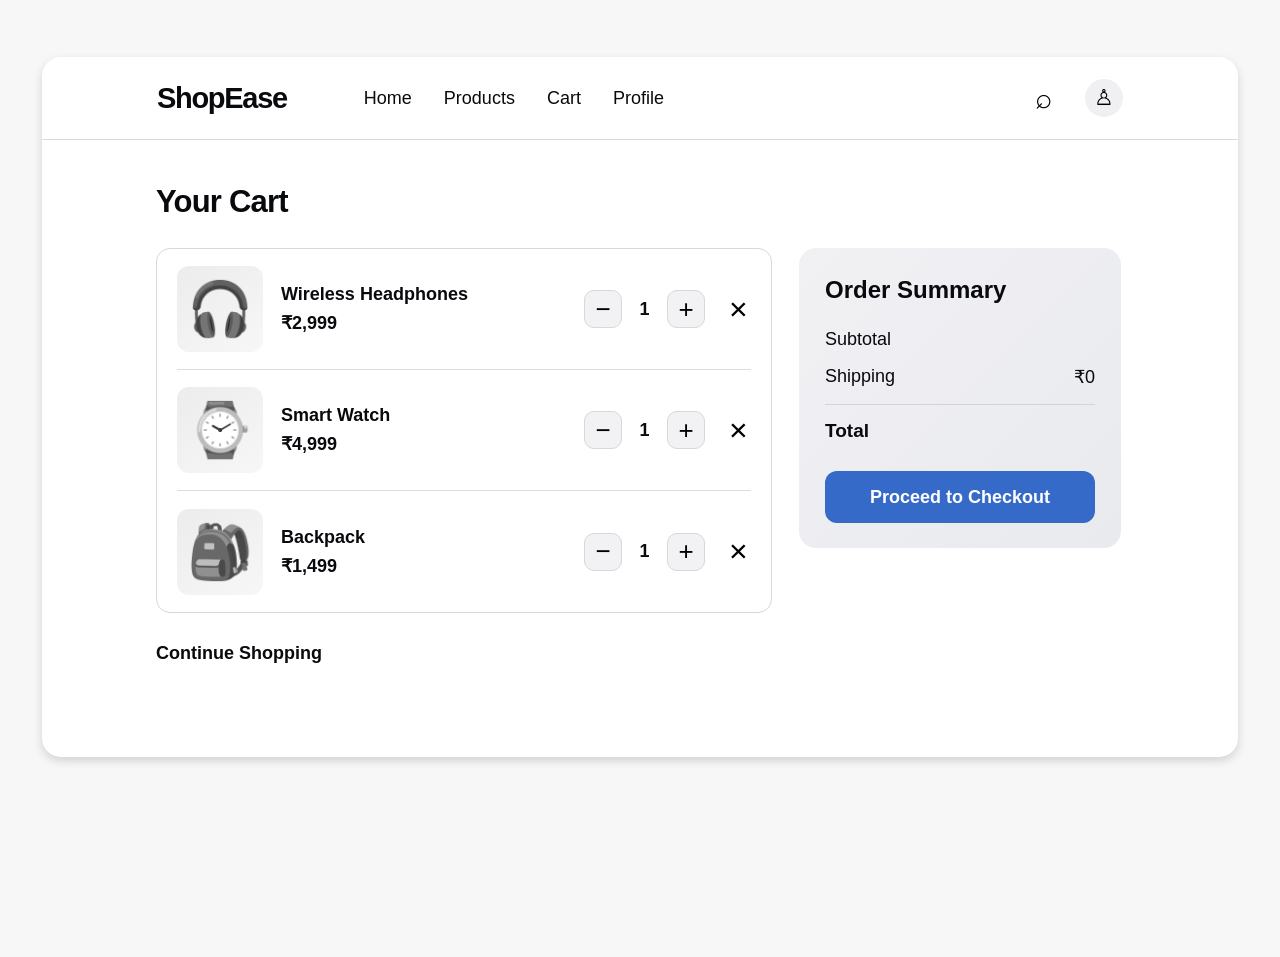
<file: cart-page.html>
<!DOCTYPE html>
<html lang="en">
<head>
  <meta charset="UTF-8" />
  <meta name="viewport" content="width=device-width, initial-scale=1.0" />
  <title>ShopEase Cart</title>
  <style>
    * { box-sizing: border-box; }

    body {
      min-width: 320px;
      min-height: 100vh;
      margin: 0;
      background: #f7f7f8;
      color: #090a0d;
      font-family: Arial, Helvetica, sans-serif;
    }

    .page {
      max-width: 1196px;
      min-height: 700px;
      margin: 57px auto;
      overflow: hidden;
      border-radius: 19px;
      background: #fff;
      box-shadow: 0 4px 10px rgba(0, 0, 0, .15);
    }

    header {
      display: flex;
      align-items: center;
      height: 83px;
      padding: 0 115px;
      border-bottom: 1px solid #d9d9d9;
    }

    .brand { margin-right: 77px; font-size: 29px; font-weight: 700; letter-spacing: -1.3px; }
    nav { display: flex; gap: 32px; }
    nav a { color: inherit; font-size: 18px; text-decoration: none; }
    .header-actions { display: flex; align-items: center; gap: 23px; margin-left: auto; }

    .icon-button {
      display: grid;
      width: 38px;
      height: 38px;
      place-items: center;
      border: 0;
      border-radius: 50%;
      background: #f0f0f2;
      font-size: 22px;
      cursor: pointer;
    }

    .search { background: transparent; font-size: 29px; }

    main { max-width: 968px; margin: 44px auto 90px; }
    h1 { margin: 0 0 28px; font-size: 31px; letter-spacing: -.8px; }
    .cart-layout { display: grid; grid-template-columns: minmax(540px, 616px) 322px; gap: 27px; align-items: start; }

    .cart-items { padding: 0 20px; border: 1px solid #d7d7d7; border-radius: 14px; }
    .cart-item { display: grid; grid-template-columns: 86px minmax(185px, 1fr) auto 28px; align-items: center; gap: 18px; min-height: 121px; border-bottom: 1px solid #dedede; }
    .cart-item:last-child { border-bottom: 0; }

    .product-image {
      display: grid;
      width: 86px;
      height: 86px;
      place-items: center;
      border-radius: 12px;
      background: linear-gradient(145deg, #ececef, #f7f7f8);
      font-size: 53px;
      filter: grayscale(1);
    }

    .product-name { margin: 0 0 7px; font-size: 18px; font-weight: 700; }
    .price { margin: 0; font-size: 18px; font-weight: 700; }

    .quantity { display: flex; align-items: center; gap: 17px; }
    .quantity button {
      display: grid;
      width: 38px;
      height: 38px;
      place-items: center;
      border: 1px solid #d7d7dc;
      border-radius: 10px;
      background: #f2f2f4;
      font-size: 26px;
      font-weight: 300;
      cursor: pointer;
    }

    .quantity span { min-width: 11px; text-align: center; font-size: 18px; font-weight: 700; }
    .remove { border: 0; background: transparent; font-size: 32px; font-weight: 200; cursor: pointer; }

    .summary { padding: 28px 26px 25px; border-radius: 17px; background: linear-gradient(135deg, #f1f1f4, #e9eaee); }
    .summary h2 { margin: 0 0 25px; font-size: 24px; }
    .summary-row { display: flex; justify-content: space-between; margin: 0 0 16px; font-size: 18px; }
    .total { margin-top: 9px; padding-top: 15px; border-top: 1px solid #d4d4d7; font-size: 19px; font-weight: 700; }
    .checkout {
      width: 100%;
      height: 52px;
      margin-top: 13px;
      border: 0;
      border-radius: 12px;
      background: #356ac9;
      color: white;
      font: inherit;
      font-size: 18px;
      font-weight: 700;
      cursor: pointer;
    }

    .continue { display: inline-block; margin-top: 30px; color: inherit; font-size: 18px; font-weight: 600; text-decoration: none; }

    @media (max-width: 900px) {
      .page { margin: 0; border-radius: 0; box-shadow: none; }
      header { padding: 0 28px; }
      main { padding: 0 28px; }
      .cart-layout { grid-template-columns: 1fr; }
      .summary { max-width: 500px; }
    }

    @media (max-width: 600px) {
      header { height: auto; flex-wrap: wrap; gap: 17px; padding: 20px; }
      .brand { margin-right: auto; font-size: 25px; }
      nav { order: 3; width: 100%; justify-content: space-between; gap: 0; }
      nav a { font-size: 15px; }
      main { margin-top: 30px; padding: 0 16px 45px; }
      h1 { font-size: 28px; }
      .cart-items { padding: 0 12px; }
      .cart-item { grid-template-columns: 62px 1fr 25px; gap: 10px; padding: 12px 0; }
      .product-image { width: 62px; height: 62px; font-size: 38px; }
      .quantity { grid-column: 2; gap: 11px; }
      .quantity button { width: 32px; height: 32px; }
      .remove { grid-column: 3; grid-row: 1 / 3; }
    }
  </style>
</head>
<body>
  <div class="page">
    <header>
      <div class="brand">ShopEase</div>
      <nav aria-label="Primary navigation">
        <a href="#">Home</a><a href="#">Products</a><a href="#">Cart</a><a href="#">Profile</a>
      </nav>
      <div class="header-actions">
        <button class="icon-button search" type="button" aria-label="Search">⌕</button>
        <button class="icon-button" type="button" aria-label="Profile">♙</button>
      </div>
    </header>

    <main>
      <h1>Your Cart</h1>
      <div class="cart-layout">
        <section class="cart-items" aria-label="Shopping cart items">
          <article class="cart-item">
            <div class="product-image" aria-label="Wireless headphones">🎧</div>
            <div><p class="product-name">Wireless Headphones</p><p class="price">₹2,999</p></div>
            <div class="quantity"><button type="button">−</button><span>1</span><button type="button">+</button></div>
            <button class="remove" type="button" aria-label="Remove Wireless Headphones">×</button>
          </article>
          <article class="cart-item">
            <div class="product-image" aria-label="Smart watch">⌚</div>
            <div><p class="product-name">Smart Watch</p><p class="price">₹4,999</p></div>
            <div class="quantity"><button type="button">−</button><span>1</span><button type="button">+</button></div>
            <button class="remove" type="button" aria-label="Remove Smart Watch">×</button>
          </article>
          <article class="cart-item">
            <div class="product-image" aria-label="Backpack">🎒</div>
            <div><p class="product-name">Backpack</p><p class="price">₹1,499</p></div>
            <div class="quantity"><button type="button">−</button><span>1</span><button type="button">+</button></div>
            <button class="remove" type="button" aria-label="Remove Backpack">×</button>
          </article>
        </section>

        <aside class="summary">
          <h2>Order Summary</h2>
          <div class="summary-row"><span>Subtotal</span><span></span></div>
          <div class="summary-row"><span>Shipping</span><span>₹0</span></div>
          <div class="summary-row total"><span>Total</span><span></span></div>
          <button class="checkout" type="button">Proceed to Checkout</button>
        </aside>
      </div>
      <a class="continue" href="#">Continue Shopping</a>
    </main>
  </div>
</body>
</html>
</file>
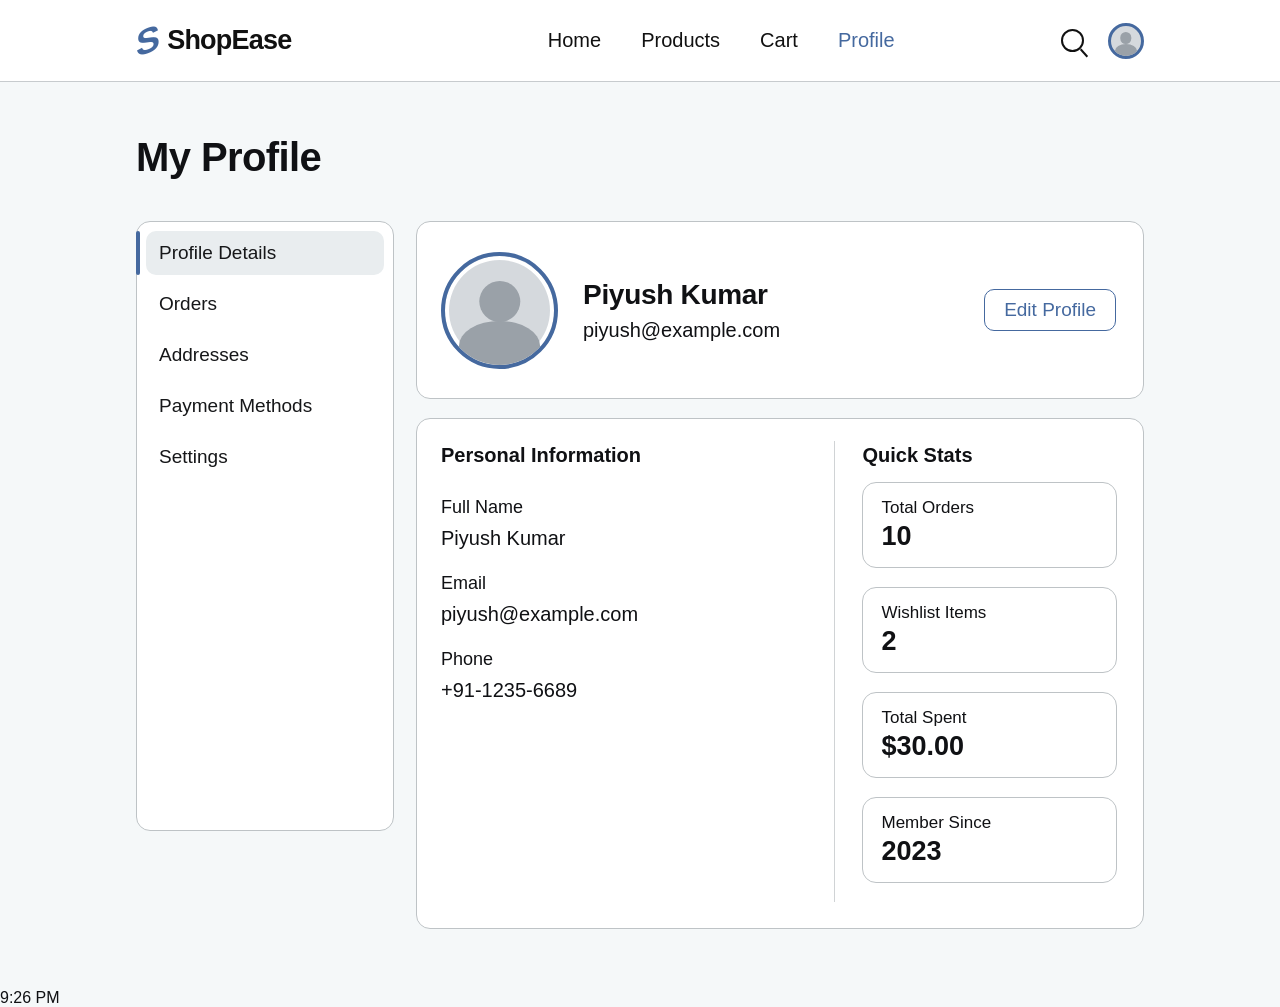
<file: profile-page.html>
<!doctype html>
<html lang="en">
<head>
  <meta charset="utf-8">
  <meta name="viewport" content="width=device-width, initial-scale=1">
  <title>ShopEase — My Profile</title>
  <style>
    :root {
      --blue: #45699f;
      --line: #bec3c6;
      --surface: #fff;
      --page: #f5f8f9;
      --text: #101114;
    }

    * { box-sizing: border-box; }

    body {
      margin: 0;
      color: var(--text);
      background: var(--page);
      font-family: Arial, Helvetica, sans-serif;
    }

    .topbar {
      height: 82px;
      background: #fff;
      border-bottom: 1px solid #c7cbce;
    }

    .topbar-inner {
      width: min(100% - 48px, 1008px);
      height: 100%;
      margin: 0 auto;
      display: flex;
      align-items: center;
      justify-content: space-between;
    }

    .brand {
      display: flex;
      align-items: center;
      gap: 8px;
      color: #111;
      font-size: 27px;
      font-weight: 700;
      letter-spacing: -.8px;
      text-decoration: none;
    }

    .brand-mark {
      color: var(--blue);
      font-size: 36px;
      line-height: 1;
      font-weight: 900;
      transform: skewY(-20deg);
    }

    .nav {
      display: flex;
      align-items: center;
      gap: 40px;
      margin-left: 90px;
    }

    .nav a {
      color: #111;
      font-size: 20px;
      text-decoration: none;
    }

    .nav a.active { color: var(--blue); }

    .actions {
      display: flex;
      align-items: center;
      gap: 24px;
    }

    .search-icon {
      width: 23px;
      height: 23px;
      border: 2px solid #111;
      border-radius: 50%;
      position: relative;
    }

    .search-icon::after {
      content: "";
      position: absolute;
      width: 10px;
      height: 2px;
      background: #111;
      right: -7px;
      bottom: -4px;
      transform: rotate(48deg);
    }

    .mini-avatar, .avatar {
      border-radius: 50%;
      background: #d5d9dd;
      border: 3px solid var(--blue);
      position: relative;
      overflow: hidden;
    }

    .mini-avatar {
      width: 36px;
      height: 36px;
    }

    .mini-avatar::before, .avatar::before {
      content: "";
      position: absolute;
      border-radius: 50%;
      background: #9aa1a8;
      left: 50%;
      transform: translateX(-50%);
      top: 23%;
      width: 38%;
      aspect-ratio: 1;
    }

    .mini-avatar::after, .avatar::after {
      content: "";
      position: absolute;
      background: #9aa1a8;
      left: 13%;
      width: 74%;
      height: 45%;
      bottom: -5%;
      border-radius: 50% 50% 0 0;
    }

    main {
      width: min(100% - 48px, 1008px);
      margin: 51px auto 60px;
    }

    h1 {
      font-size: 40px;
      line-height: 1.2;
      margin: 0 0 40px;
      letter-spacing: -.6px;
    }

    .layout {
      display: grid;
      grid-template-columns: 258px minmax(0, 1fr);
      gap: 22px;
      align-items: start;
    }

    .sidebar, .card {
      background: var(--surface);
      border: 1.4px solid var(--line);
      border-radius: 14px;
    }

    .sidebar {
      min-height: 610px;
      padding: 9px;
    }

    .side-link {
      display: block;
      padding: 11px 13px;
      margin: 0 0 7px;
      color: #161719;
      font-size: 19px;
      text-decoration: none;
      border-radius: 10px;
    }

    .side-link.selected {
      background: #e9edef;
      position: relative;
    }

    .side-link.selected::before {
      content: "";
      position: absolute;
      width: 4px;
      left: -10px;
      top: 0;
      bottom: 0;
      background: var(--blue);
      border-radius: 4px;
    }

    .content { min-width: 0; }

    .identity {
      min-height: 178px;
      padding: 27px 27px 27px 24px;
      display: flex;
      align-items: center;
      gap: 25px;
      margin-bottom: 19px;
    }

    .avatar {
      width: 117px;
      height: 117px;
      flex: 0 0 auto;
      border-width: 4px;
      box-shadow: inset 0 0 0 4px white;
    }

    .identity-text {
      flex: 1;
      min-width: 0;
    }

    .identity h2 {
      font-size: 28px;
      margin: 0 0 8px;
      letter-spacing: -.3px;
    }

    .identity p {
      font-size: 20px;
      margin: 0;
    }

    .edit-btn {
      color: var(--blue);
      border: 1.5px solid var(--blue);
      border-radius: 10px;
      background: white;
      padding: 9px 19px;
      font-size: 19px;
      white-space: nowrap;
    }

    .details {
      display: grid;
      grid-template-columns: 1.55fr 1fr;
      padding: 22px 26px 26px 24px;
      gap: 27px;
    }

    .personal {
      padding-right: 27px;
      border-right: 1px solid #d0d3d5;
      min-height: 300px;
    }

    .section-heading {
      font-size: 20px;
      margin: 3px 0 30px;
    }

    .info { margin-bottom: 23px; }

    .info label {
      display: block;
      font-size: 18px;
      margin-bottom: 9px;
    }

    .info p {
      margin: 0;
      font-size: 20px;
    }

    .stats .section-heading { margin-bottom: 15px; }

    .stat {
      border: 1.4px solid var(--line);
      border-radius: 14px;
      padding: 15px 18px;
      margin-bottom: 19px;
    }

    .stat span {
      display: block;
      font-size: 17px;
      margin-bottom: 3px;
    }

    .stat strong { font-size: 27px; }

    @media (max-width: 760px) {
      .topbar { height: 68px; }

      .topbar-inner, main {
        width: min(100% - 30px, 600px);
      }

      .brand { font-size: 22px; }
      .brand-mark { font-size: 31px; }

      .nav {
        gap: 15px;
        margin: 0;
      }

      .nav a { font-size: 14px; }
      .actions { gap: 15px; }
      main { margin-top: 35px; }
      h1 { font-size: 34px; margin-bottom: 27px; }

      .layout {
        grid-template-columns: 1fr;
        gap: 16px;
      }

      .sidebar {
        min-height: 0;
        display: flex;
        overflow-x: auto;
        gap: 5px;
        padding: 8px;
      }

      .side-link {
        white-space: nowrap;
        font-size: 15px;
        margin: 0;
        padding: 10px;
      }

      .side-link.selected::before {
        left: 0;
        top: auto;
        height: 3px;
        width: auto;
      }

      .identity {
        min-height: 140px;
        gap: 16px;
        padding: 18px;
      }

      .avatar { width: 86px; height: 86px; }
      .identity h2 { font-size: 22px; }
      .identity p { font-size: 15px; }
      .edit-btn { font-size: 14px; padding: 8px 10px; }
    }

    @media (max-width: 480px) {
      .topbar-inner { width: calc(100% - 22px); }
      .brand { gap: 4px; font-size: 18px; }
      .brand-mark { font-size: 26px; }
      .nav { gap: 10px; }
      .nav a { font-size: 12px; }
      .actions { gap: 13px; }
      .mini-avatar { width: 30px; height: 30px; }
      .search-icon { width: 19px; height: 19px; }
      main { width: calc(100% - 28px); }

      .details {
        grid-template-columns: 1fr;
        padding: 20px;
      }

      .personal {
        border-right: 0;
        border-bottom: 1px solid #d0d3d5;
        padding: 0 0 7px;
        min-height: auto;
      }

      .section-heading { margin-bottom: 22px; }
      .identity { gap: 12px; }
      .avatar { width: 68px; height: 68px; }
      .identity h2 { font-size: 18px; }
      .identity p { font-size: 13px; }
      .edit-btn { font-size: 12px; padding: 7px 8px; }
    }
  </style>
</head>
<body>
  <header class="topbar">
    <div class="topbar-inner">
      <a class="brand" href="#" aria-label="ShopEase home">
        <span class="brand-mark">S</span>
        <span>ShopEase</span>
      </a>

      <nav class="nav" aria-label="Main navigation">
        <a href="#">Home</a>
        <a href="#">Products</a>
        <a href="#">Cart</a>
        <a class="active" href="#profile">Profile</a>
      </nav>

      <div class="actions">
        <span class="search-icon" aria-label="Search"></span>
        <span class="mini-avatar" aria-label="Account"></span>
      </div>
    </div>
  </header>

  <main id="profile">
    <h1>My Profile</h1>

    <div class="layout">
      <aside class="sidebar" aria-label="Profile navigation">
        <a class="side-link selected" href="#personal">Profile Details</a>
        <a class="side-link" href="#orders">Orders</a>
        <a class="side-link" href="#addresses">Addresses</a>
        <a class="side-link" href="#payments">Payment Methods</a>
        <a class="side-link" href="#settings">Settings</a>
      </aside>

      <div class="content">
        <section class="card identity">
          <div class="avatar" aria-hidden="true"></div>
          <div class="identity-text">
            <h2>Piyush Kumar</h2>
            <p>piyush@example.com</p>
          </div>
          <button class="edit-btn" type="button">Edit Profile</button>
        </section>

        <section class="card details" id="personal">
          <div class="personal">
            <h3 class="section-heading">Personal Information</h3>

            <div class="info">
              <label>Full Name</label>
              <p>Piyush Kumar</p>
            </div>

            <div class="info">
              <label>Email</label>
              <p>piyush@example.com</p>
            </div>

            <div class="info">
              <label>Phone</label>
              <p>+91-1235-6689</p>
            </div>
          </div>

          <div class="stats">
            <h3 class="section-heading">Quick Stats</h3>
            <div class="stat"><span>Total Orders</span><strong>10</strong></div>
            <div class="stat"><span>Wishlist Items</span><strong>2</strong></div>
            <div class="stat"><span>Total Spent</span><strong>$30.00</strong></div>
            <div class="stat"><span>Member Since</span><strong>2023</strong></div>
          </div>
        </section>
      </div>
    </div>
  </main>
</body>
</html>


9:26 PM
</file>
